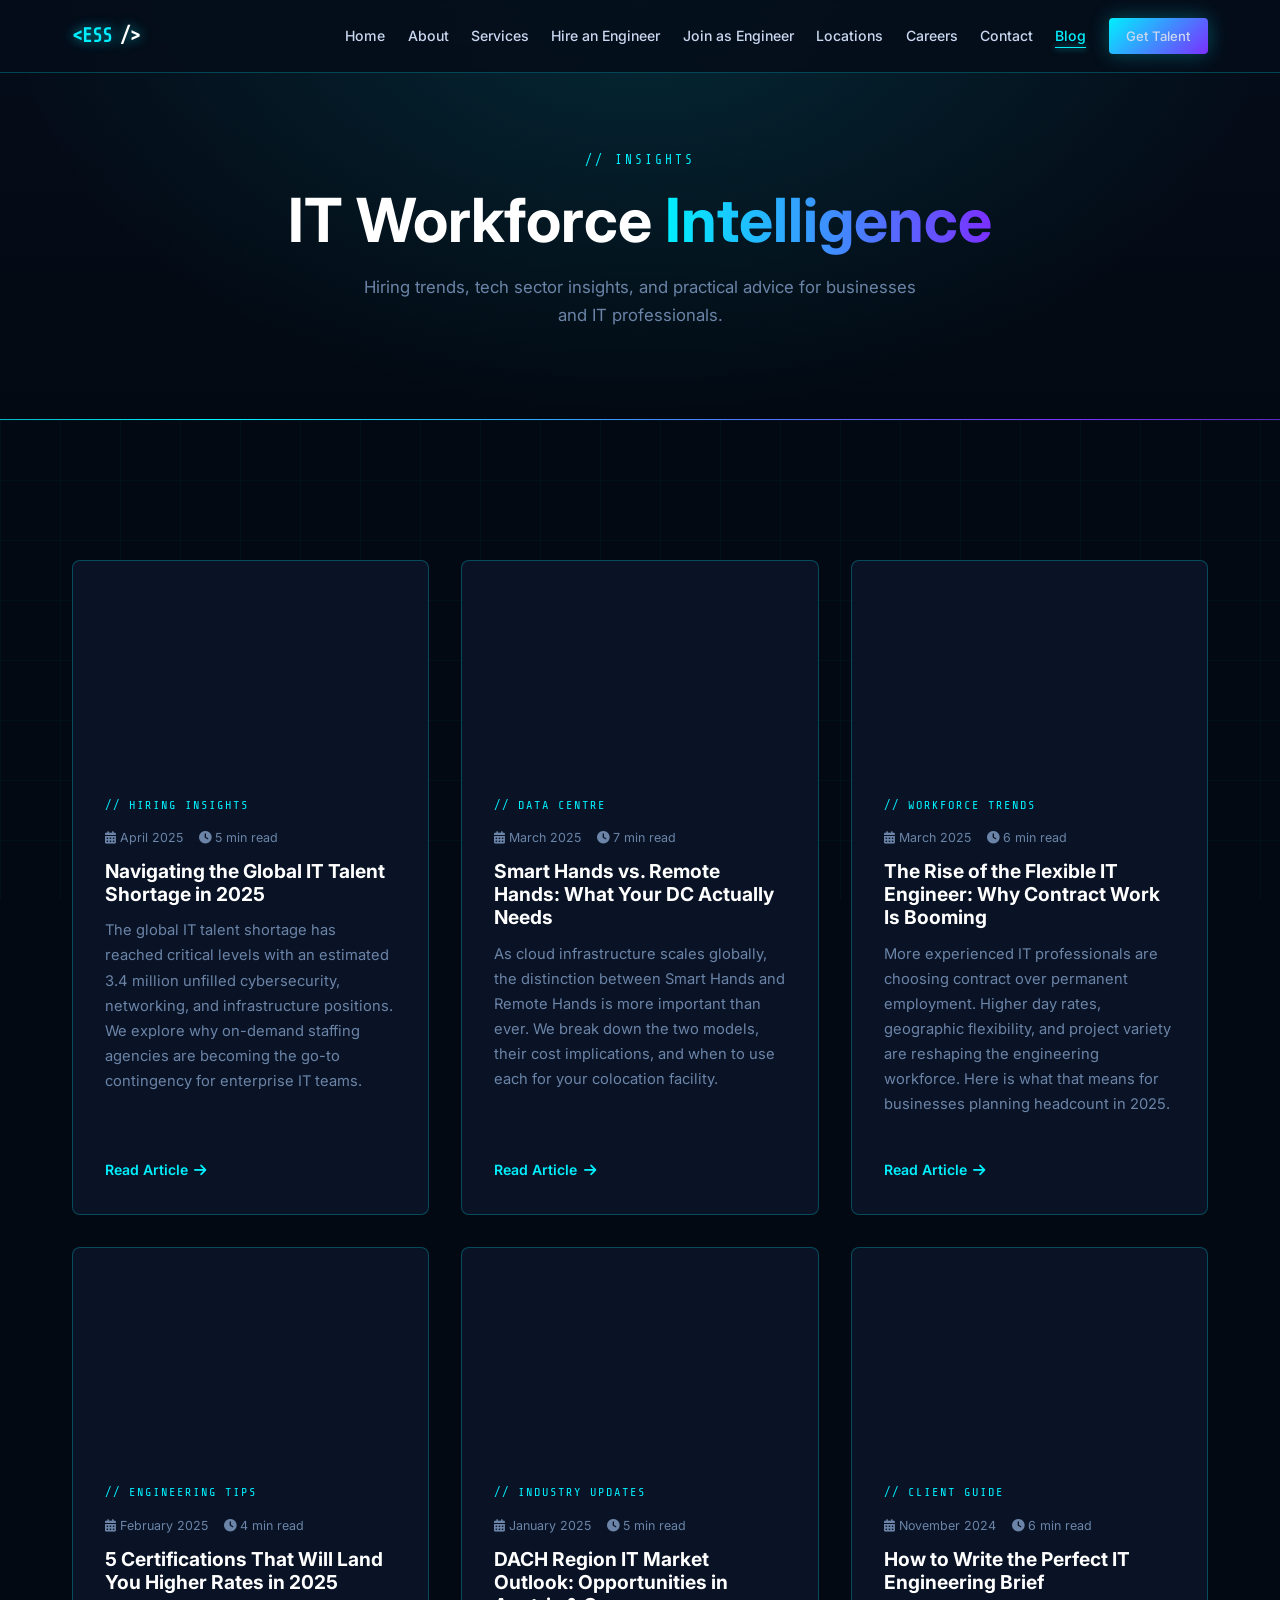
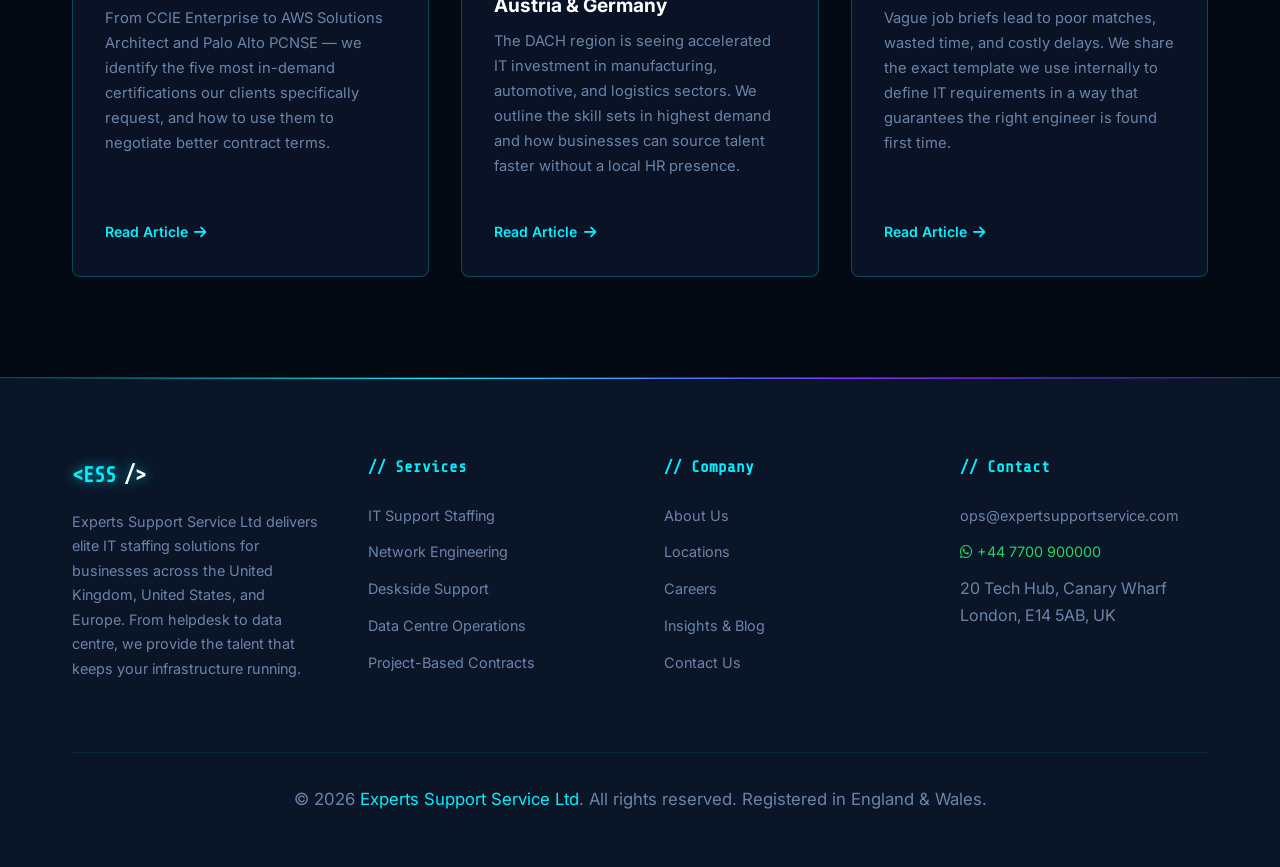
<file: blog.html>
<!DOCTYPE html>
<html lang="en">
<head>
  <meta charset="UTF-8">
  <meta name="viewport" content="width=device-width, initial-scale=1.0">
  <title>IT Staffing Insights | Experts Support Service Ltd Blog</title>
  <meta name="description" content="Insights on IT staffing, talent shortages, data centre trends, and workforce planning from Experts Support Service Ltd.">
  <link rel="stylesheet" href="https://cdnjs.cloudflare.com/ajax/libs/font-awesome/6.4.0/css/all.min.css">
  <link rel="stylesheet" href="css/styles.css">
  <style>
    .blog-grid { display:grid; grid-template-columns:repeat(auto-fit,minmax(320px,1fr)); gap:2rem; margin-top:2.5rem; }
    .blog-card { background:var(--card-bg); border:1px solid var(--border-glow); border-radius:8px; overflow:hidden; transition:var(--transition); display:flex; flex-direction:column; }
    .blog-card:hover { transform:translateY(-6px); border-color:rgba(0,240,255,0.5); box-shadow:0 15px 40px rgba(0,240,255,0.08); }
    .blog-img { height:210px; background-size:cover; background-position:center; }
    .blog-content { padding:1.5rem 2rem 2rem; flex:1; display:flex; flex-direction:column; }
    .blog-category { font-family:var(--font-mono); font-size:0.75rem; color:var(--accent); letter-spacing:2px; text-transform:uppercase; margin-bottom:0.75rem; }
    .blog-content h3 { font-size:1.2rem; margin-bottom:0.75rem; }
    .blog-content p { flex:1; font-size:0.92rem; }
    .read-more { margin-top:1.2rem; color:var(--accent); font-weight:600; font-size:0.88rem; display:inline-flex; align-items:center; gap:0.4rem; transition:var(--transition); }
    .read-more:hover { color:var(--white); gap:0.8rem; }
    .blog-meta-info { display:flex; gap:1rem; color:var(--text-muted); font-size:0.78rem; margin-bottom:0.75rem; flex-wrap:wrap; }
  </style>
</head>
<body>
  <div id="header-placeholder"></div>

  <section class="page-hero">
    <div class="container fade-in">
      <span class="section-tag">// Insights</span>
      <h1>IT Workforce <span class="gradient-text">Intelligence</span></h1>
      <p style="max-width:560px;margin:1rem auto 0;">Hiring trends, tech sector insights, and practical advice for businesses and IT professionals.</p>
    </div>
  </section>

  <section class="section">
    <div class="container">
      <div class="blog-grid fade-in">
        <article class="blog-card">
          <div class="blog-img" style="background-image:url('https://images.unsplash.com/photo-1573164713988-8665fc963095?auto=format&fit=crop&w=800&q=80')"></div>
          <div class="blog-content">
            <div class="blog-category">// Hiring Insights</div>
            <div class="blog-meta-info"><span><i class="fas fa-calendar-alt"></i> April 2025</span><span><i class="fas fa-clock"></i> 5 min read</span></div>
            <h3>Navigating the Global IT Talent Shortage in 2025</h3>
            <p>The global IT talent shortage has reached critical levels with an estimated 3.4 million unfilled cybersecurity, networking, and infrastructure positions. We explore why on-demand staffing agencies are becoming the go-to contingency for enterprise IT teams.</p>
            <a href="#" class="read-more">Read Article <i class="fas fa-arrow-right"></i></a>
          </div>
        </article>

        <article class="blog-card">
          <div class="blog-img" style="background-image:url('https://images.unsplash.com/photo-1550751827-4bd374c3f58b?auto=format&fit=crop&w=800&q=80')"></div>
          <div class="blog-content">
            <div class="blog-category">// Data Centre</div>
            <div class="blog-meta-info"><span><i class="fas fa-calendar-alt"></i> March 2025</span><span><i class="fas fa-clock"></i> 7 min read</span></div>
            <h3>Smart Hands vs. Remote Hands: What Your DC Actually Needs</h3>
            <p>As cloud infrastructure scales globally, the distinction between Smart Hands and Remote Hands is more important than ever. We break down the two models, their cost implications, and when to use each for your colocation facility.</p>
            <a href="#" class="read-more">Read Article <i class="fas fa-arrow-right"></i></a>
          </div>
        </article>

        <article class="blog-card">
          <div class="blog-img" style="background-image:url('https://images.unsplash.com/photo-1522071820081-009f0129c71c?auto=format&fit=crop&w=800&q=80')"></div>
          <div class="blog-content">
            <div class="blog-category">// Workforce Trends</div>
            <div class="blog-meta-info"><span><i class="fas fa-calendar-alt"></i> March 2025</span><span><i class="fas fa-clock"></i> 6 min read</span></div>
            <h3>The Rise of the Flexible IT Engineer: Why Contract Work Is Booming</h3>
            <p>More experienced IT professionals are choosing contract over permanent employment. Higher day rates, geographic flexibility, and project variety are reshaping the engineering workforce. Here is what that means for businesses planning headcount in 2025.</p>
            <a href="#" class="read-more">Read Article <i class="fas fa-arrow-right"></i></a>
          </div>
        </article>

        <article class="blog-card">
          <div class="blog-img" style="background-image:url('https://images.unsplash.com/photo-1451187580459-43490279c0fa?auto=format&fit=crop&w=800&q=80')"></div>
          <div class="blog-content">
            <div class="blog-category">// Engineering Tips</div>
            <div class="blog-meta-info"><span><i class="fas fa-calendar-alt"></i> February 2025</span><span><i class="fas fa-clock"></i> 4 min read</span></div>
            <h3>5 Certifications That Will Land You Higher Rates in 2025</h3>
            <p>From CCIE Enterprise to AWS Solutions Architect and Palo Alto PCNSE — we identify the five most in-demand certifications our clients specifically request, and how to use them to negotiate better contract terms.</p>
            <a href="#" class="read-more">Read Article <i class="fas fa-arrow-right"></i></a>
          </div>
        </article>

        <article class="blog-card">
          <div class="blog-img" style="background-image:url('https://images.unsplash.com/photo-1504384308090-c894fdcc538d?auto=format&fit=crop&w=800&q=80')"></div>
          <div class="blog-content">
            <div class="blog-category">// Industry Updates</div>
            <div class="blog-meta-info"><span><i class="fas fa-calendar-alt"></i> January 2025</span><span><i class="fas fa-clock"></i> 5 min read</span></div>
            <h3>DACH Region IT Market Outlook: Opportunities in Austria & Germany</h3>
            <p>The DACH region is seeing accelerated IT investment in manufacturing, automotive, and logistics sectors. We outline the skill sets in highest demand and how businesses can source talent faster without a local HR presence.</p>
            <a href="#" class="read-more">Read Article <i class="fas fa-arrow-right"></i></a>
          </div>
        </article>

        <article class="blog-card">
          <div class="blog-img" style="background-image:url('https://images.unsplash.com/photo-1518770660439-4636190af475?auto=format&fit=crop&w=800&q=80')"></div>
          <div class="blog-content">
            <div class="blog-category">// Client Guide</div>
            <div class="blog-meta-info"><span><i class="fas fa-calendar-alt"></i> November 2024</span><span><i class="fas fa-clock"></i> 6 min read</span></div>
            <h3>How to Write the Perfect IT Engineering Brief</h3>
            <p>Vague job briefs lead to poor matches, wasted time, and costly delays. We share the exact template we use internally to define IT requirements in a way that guarantees the right engineer is found first time.</p>
            <a href="#" class="read-more">Read Article <i class="fas fa-arrow-right"></i></a>
          </div>
        </article>
      </div>
    </div>
  </section>

  <div id="footer-placeholder"></div>
  <script src="js/components.js"></script>
  <script src="js/main.js"></script>
</body>
</html>
</file>
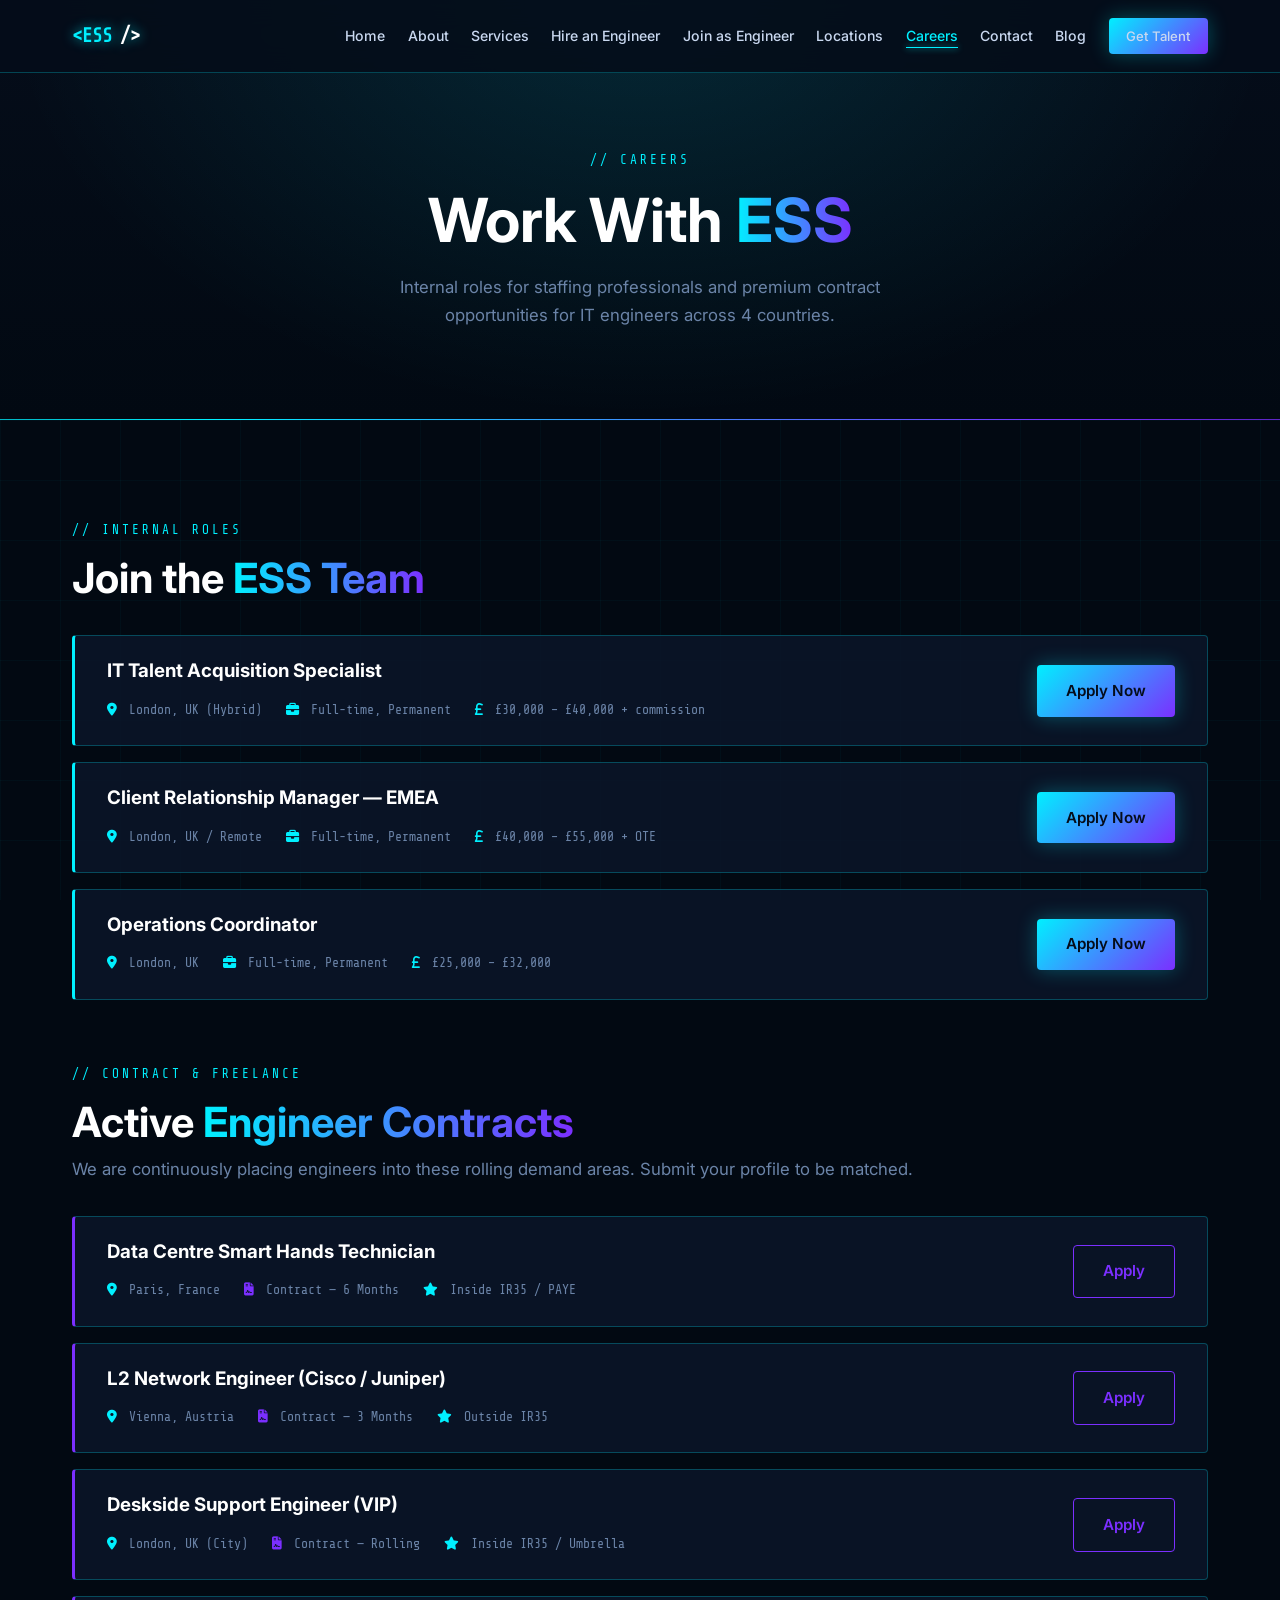
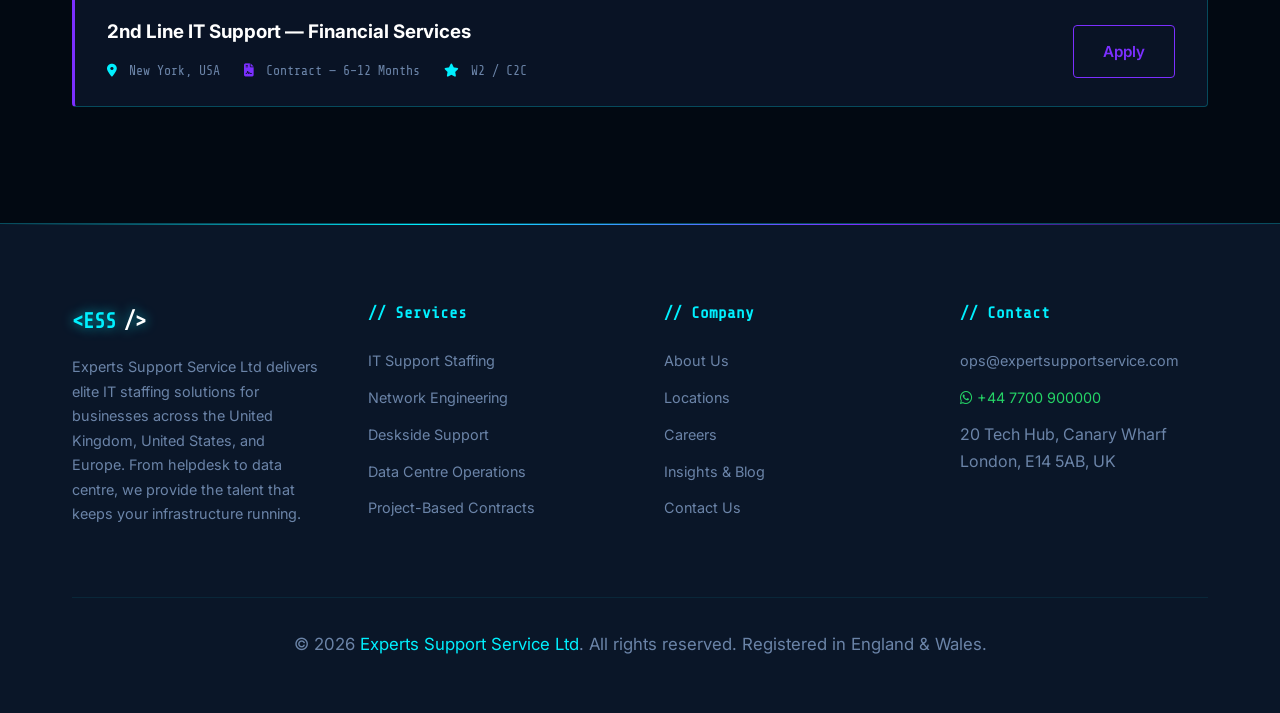
<file: careers.html>
<!DOCTYPE html>
<html lang="en">
<head>
  <meta charset="UTF-8">
  <meta name="viewport" content="width=device-width, initial-scale=1.0">
  <title>Careers | Experts Support Service Ltd</title>
  <meta name="description" content="Careers at Experts Support Service Ltd. Explore internal roles and IT contract opportunities across the UK, USA, and Europe.">
  <link rel="stylesheet" href="https://cdnjs.cloudflare.com/ajax/libs/font-awesome/6.4.0/css/all.min.css">
  <link rel="stylesheet" href="css/styles.css">
  <style>
    .job-card {
      background:var(--card-bg); border:1px solid var(--border-glow); border-left:3px solid var(--accent);
      padding:1.5rem 2rem; border-radius:4px; display:flex; justify-content:space-between; align-items:center;
      transition:var(--transition); margin-bottom:1rem;
    }
    .job-card:hover { border-color:rgba(0,240,255,0.5); transform:translateX(6px); box-shadow:0 4px 20px rgba(0,240,255,0.08); }
    .job-card.contract { border-left-color:var(--accent2); }
    .job-meta { display:flex; gap:1.5rem; margin-top:0.4rem; flex-wrap:wrap; }
    .job-meta span { font-size:0.82rem; color:var(--text-muted); font-family:var(--font-mono); }
    .job-meta span i { color:var(--accent); margin-right:5px; }
    .job-meta span.contract-tag i { color:var(--accent2); }
    @media(max-width:768px){ .job-card { flex-direction:column; align-items:flex-start; gap:1.2rem; } }
  </style>
</head>
<body>
  <div id="header-placeholder"></div>

  <section class="page-hero">
    <div class="container fade-in">
      <span class="section-tag">// Careers</span>
      <h1>Work With <span class="gradient-text">ESS</span></h1>
      <p style="max-width:560px;margin:1rem auto 0;">Internal roles for staffing professionals and premium contract opportunities for IT engineers across 4 countries.</p>
    </div>
  </section>

  <section class="section">
    <div class="container">
      <span class="section-tag fade-in">// Internal Roles</span>
      <h2 class="fade-in" style="margin-bottom:2rem;">Join the <span class="gradient-text">ESS Team</span></h2>

      <div class="fade-in">
        <div class="job-card">
          <div>
            <h3>IT Talent Acquisition Specialist</h3>
            <div class="job-meta">
              <span><i class="fas fa-map-marker-alt"></i> London, UK (Hybrid)</span>
              <span><i class="fas fa-briefcase"></i> Full-time, Permanent</span>
              <span><i class="fas fa-gbp"></i> £30,000 – £40,000 + commission</span>
            </div>
          </div>
          <a href="contact.html" class="btn btn-primary" style="white-space:nowrap; flex-shrink:0;">Apply Now</a>
        </div>

        <div class="job-card">
          <div>
            <h3>Client Relationship Manager — EMEA</h3>
            <div class="job-meta">
              <span><i class="fas fa-map-marker-alt"></i> London, UK / Remote</span>
              <span><i class="fas fa-briefcase"></i> Full-time, Permanent</span>
              <span><i class="fas fa-gbp"></i> £40,000 – £55,000 + OTE</span>
            </div>
          </div>
          <a href="contact.html" class="btn btn-primary" style="white-space:nowrap; flex-shrink:0;">Apply Now</a>
        </div>

        <div class="job-card">
          <div>
            <h3>Operations Coordinator</h3>
            <div class="job-meta">
              <span><i class="fas fa-map-marker-alt"></i> London, UK</span>
              <span><i class="fas fa-briefcase"></i> Full-time, Permanent</span>
              <span><i class="fas fa-gbp"></i> £25,000 – £32,000</span>
            </div>
          </div>
          <a href="contact.html" class="btn btn-primary" style="white-space:nowrap; flex-shrink:0;">Apply Now</a>
        </div>
      </div>

      <span class="section-tag fade-in" style="margin-top:4rem; display:block;">// Contract & Freelance</span>
      <h2 class="fade-in" style="margin-bottom:0.5rem;">Active <span class="gradient-text">Engineer Contracts</span></h2>
      <p class="fade-in" style="margin-bottom:2rem;">We are continuously placing engineers into these rolling demand areas. Submit your profile to be matched.</p>

      <div class="fade-in">
        <div class="job-card contract">
          <div>
            <h3>Data Centre Smart Hands Technician</h3>
            <div class="job-meta">
              <span><i class="fas fa-map-marker-alt"></i> Paris, France</span>
              <span class="contract-tag"><i class="fas fa-file-contract"></i> Contract — 6 Months</span>
              <span><i class="fas fa-star"></i> Inside IR35 / PAYE</span>
            </div>
          </div>
          <a href="join.html" class="btn btn-outline" style="border-color:var(--accent2);color:var(--accent2);white-space:nowrap;flex-shrink:0;">Apply</a>
        </div>

        <div class="job-card contract">
          <div>
            <h3>L2 Network Engineer (Cisco / Juniper)</h3>
            <div class="job-meta">
              <span><i class="fas fa-map-marker-alt"></i> Vienna, Austria</span>
              <span class="contract-tag"><i class="fas fa-file-contract"></i> Contract — 3 Months</span>
              <span><i class="fas fa-star"></i> Outside IR35</span>
            </div>
          </div>
          <a href="join.html" class="btn btn-outline" style="border-color:var(--accent2);color:var(--accent2);white-space:nowrap;flex-shrink:0;">Apply</a>
        </div>

        <div class="job-card contract">
          <div>
            <h3>Deskside Support Engineer (VIP)</h3>
            <div class="job-meta">
              <span><i class="fas fa-map-marker-alt"></i> London, UK (City)</span>
              <span class="contract-tag"><i class="fas fa-file-contract"></i> Contract — Rolling</span>
              <span><i class="fas fa-star"></i> Inside IR35 / Umbrella</span>
            </div>
          </div>
          <a href="join.html" class="btn btn-outline" style="border-color:var(--accent2);color:var(--accent2);white-space:nowrap;flex-shrink:0;">Apply</a>
        </div>

        <div class="job-card contract">
          <div>
            <h3>2nd Line IT Support — Financial Services</h3>
            <div class="job-meta">
              <span><i class="fas fa-map-marker-alt"></i> New York, USA</span>
              <span class="contract-tag"><i class="fas fa-file-contract"></i> Contract — 6–12 Months</span>
              <span><i class="fas fa-star"></i> W2 / C2C</span>
            </div>
          </div>
          <a href="join.html" class="btn btn-outline" style="border-color:var(--accent2);color:var(--accent2);white-space:nowrap;flex-shrink:0;">Apply</a>
        </div>
      </div>
    </div>
  </section>

  <div id="footer-placeholder"></div>
  <script src="js/components.js"></script>
  <script src="js/main.js"></script>
</body>
</html>
</file>
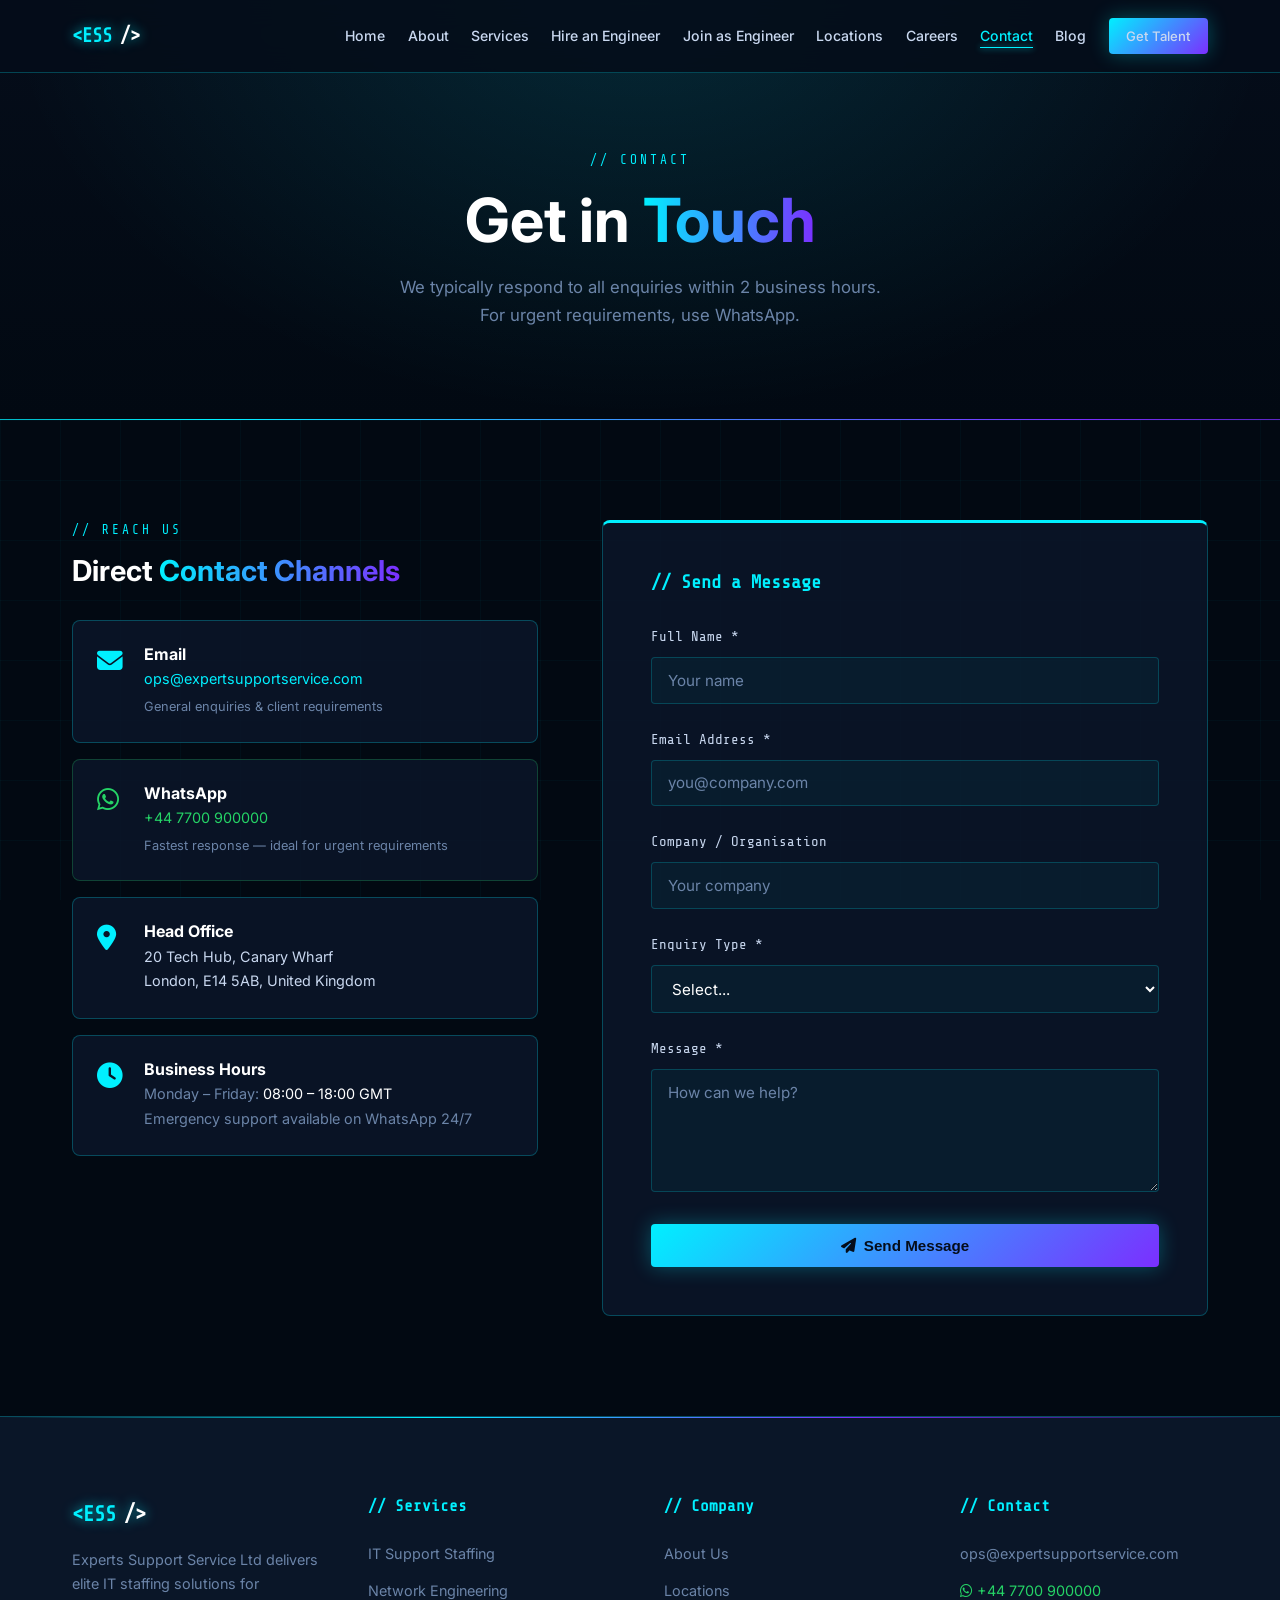
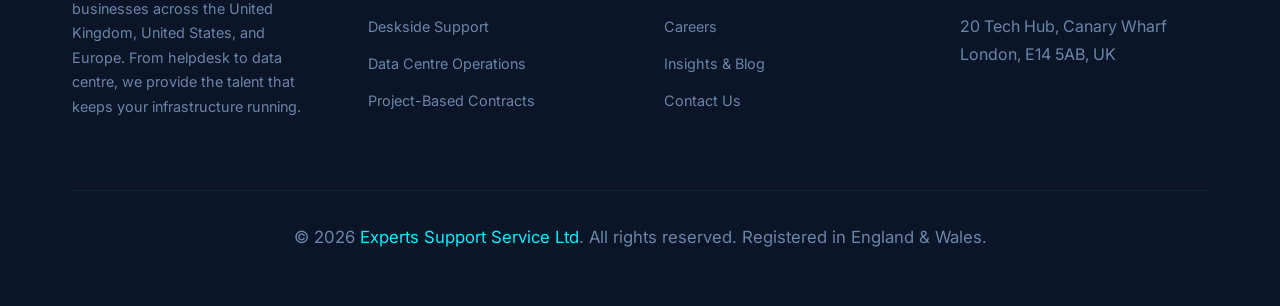
<file: contact.html>
<!DOCTYPE html>
<html lang="en">
<head>
  <meta charset="UTF-8">
  <meta name="viewport" content="width=device-width, initial-scale=1.0">
  <title>Contact Us | Experts Support Service Ltd</title>
  <meta name="description" content="Contact Experts Support Service Ltd for IT staffing enquiries across the UK, USA, and Europe. Reach us by email, WhatsApp, or our online form.">
  <link rel="stylesheet" href="https://cdnjs.cloudflare.com/ajax/libs/font-awesome/6.4.0/css/all.min.css">
  <link rel="stylesheet" href="css/styles.css">
  <style>
    .contact-grid { display:grid; grid-template-columns:1fr 1.3fr; gap:4rem; }
    .contact-info-card {
      display:flex; align-items:flex-start; gap:1.2rem; padding:1.5rem;
      background:var(--card-bg); border:1px solid var(--border-glow);
      border-radius:8px; margin-bottom:1rem; text-decoration:none; transition:var(--transition);
    }
    .contact-info-card:hover { border-color:rgba(0,240,255,0.5); transform:translateX(5px); }
    .contact-info-card i { font-size:1.6rem; color:var(--accent); margin-top:3px; width:28px; flex-shrink:0; }
    .contact-info-card h4 { color:var(--white); margin-bottom:0.2rem; font-size:1rem; }
    .contact-form-box { background:var(--card-bg); padding:3rem; border-radius:8px; border:1px solid var(--border-glow); border-top:3px solid var(--accent); }
    @media(max-width:900px){ .contact-grid { grid-template-columns:1fr; } }
  </style>
</head>
<body>
  <div id="header-placeholder"></div>

  <section class="page-hero">
    <div class="container fade-in">
      <span class="section-tag">// Contact</span>
      <h1>Get in <span class="gradient-text">Touch</span></h1>
      <p style="max-width:500px;margin:1rem auto 0;">We typically respond to all enquiries within 2 business hours. For urgent requirements, use WhatsApp.</p>
    </div>
  </section>

  <section class="section">
    <div class="container fade-in">
      <div class="contact-grid">
        <div>
          <span class="section-tag">// Reach Us</span>
          <h2 style="font-size:1.8rem; margin-bottom:2rem;">Direct <span class="gradient-text">Contact Channels</span></h2>

          <a href="mailto:ops@expertsupportservice.com" class="contact-info-card" style="color:inherit;">
            <i class="fas fa-envelope"></i>
            <div>
              <h4>Email</h4>
              <p style="margin:0; color:var(--accent); font-size:0.9rem;">ops@expertsupportservice.com</p>
              <p style="margin:0; font-size:0.8rem; margin-top:0.25rem;">General enquiries & client requirements</p>
            </div>
          </a>

          <a href="https://wa.me/447700900000" target="_blank" class="contact-info-card" style="color:inherit; border-color:rgba(37,211,102,0.25);">
            <i class="fab fa-whatsapp" style="color:var(--whatsapp);"></i>
            <div>
              <h4>WhatsApp</h4>
              <p style="margin:0; color:var(--whatsapp); font-size:0.9rem;">+44 7700 900000</p>
              <p style="margin:0; font-size:0.8rem; margin-top:0.25rem;">Fastest response — ideal for urgent requirements</p>
            </div>
          </a>

          <div class="contact-info-card" style="cursor:default;">
            <i class="fas fa-map-marker-alt"></i>
            <div>
              <h4>Head Office</h4>
              <p style="margin:0; color:var(--text-main); font-size:0.9rem;">20 Tech Hub, Canary Wharf<br>London, E14 5AB, United Kingdom</p>
            </div>
          </div>

          <div class="contact-info-card" style="cursor:default;">
            <i class="fas fa-clock"></i>
            <div>
              <h4>Business Hours</h4>
              <p style="margin:0; font-size:0.9rem;">Monday – Friday: <span style="color:var(--white)">08:00 – 18:00 GMT</span></p>
              <p style="margin:0; font-size:0.9rem;">Emergency support available on WhatsApp 24/7</p>
            </div>
          </div>
        </div>

        <div class="contact-form-box">
          <h3 style="color:var(--accent);font-family:var(--font-mono);margin-bottom:2rem;">// Send a Message</h3>
          <form onsubmit="event.preventDefault(); alert('Message sent! We will respond within 2 business hours.');">
            <div class="form-group"><label>Full Name *</label><input type="text" class="form-control" placeholder="Your name" required></div>
            <div class="form-group"><label>Email Address *</label><input type="email" class="form-control" placeholder="you@company.com" required></div>
            <div class="form-group"><label>Company / Organisation</label><input type="text" class="form-control" placeholder="Your company"></div>
            <div class="form-group">
              <label>Enquiry Type *</label>
              <select class="form-control" required>
                <option value="" disabled selected>Select...</option>
                <option>Hire an Engineer</option>
                <option>Join as Engineer</option>
                <option>Partnership / B2B</option>
                <option>General Enquiry</option>
              </select>
            </div>
            <div class="form-group"><label>Message *</label><textarea class="form-control" rows="5" placeholder="How can we help?" required></textarea></div>
            <button type="submit" class="btn btn-primary" style="width:100%; justify-content:center;"><i class="fas fa-paper-plane"></i> Send Message</button>
          </form>
        </div>
      </div>
    </div>
  </section>

  <div id="footer-placeholder"></div>
  <script src="js/components.js"></script>
  <script src="js/main.js"></script>
</body>
</html>
</file>
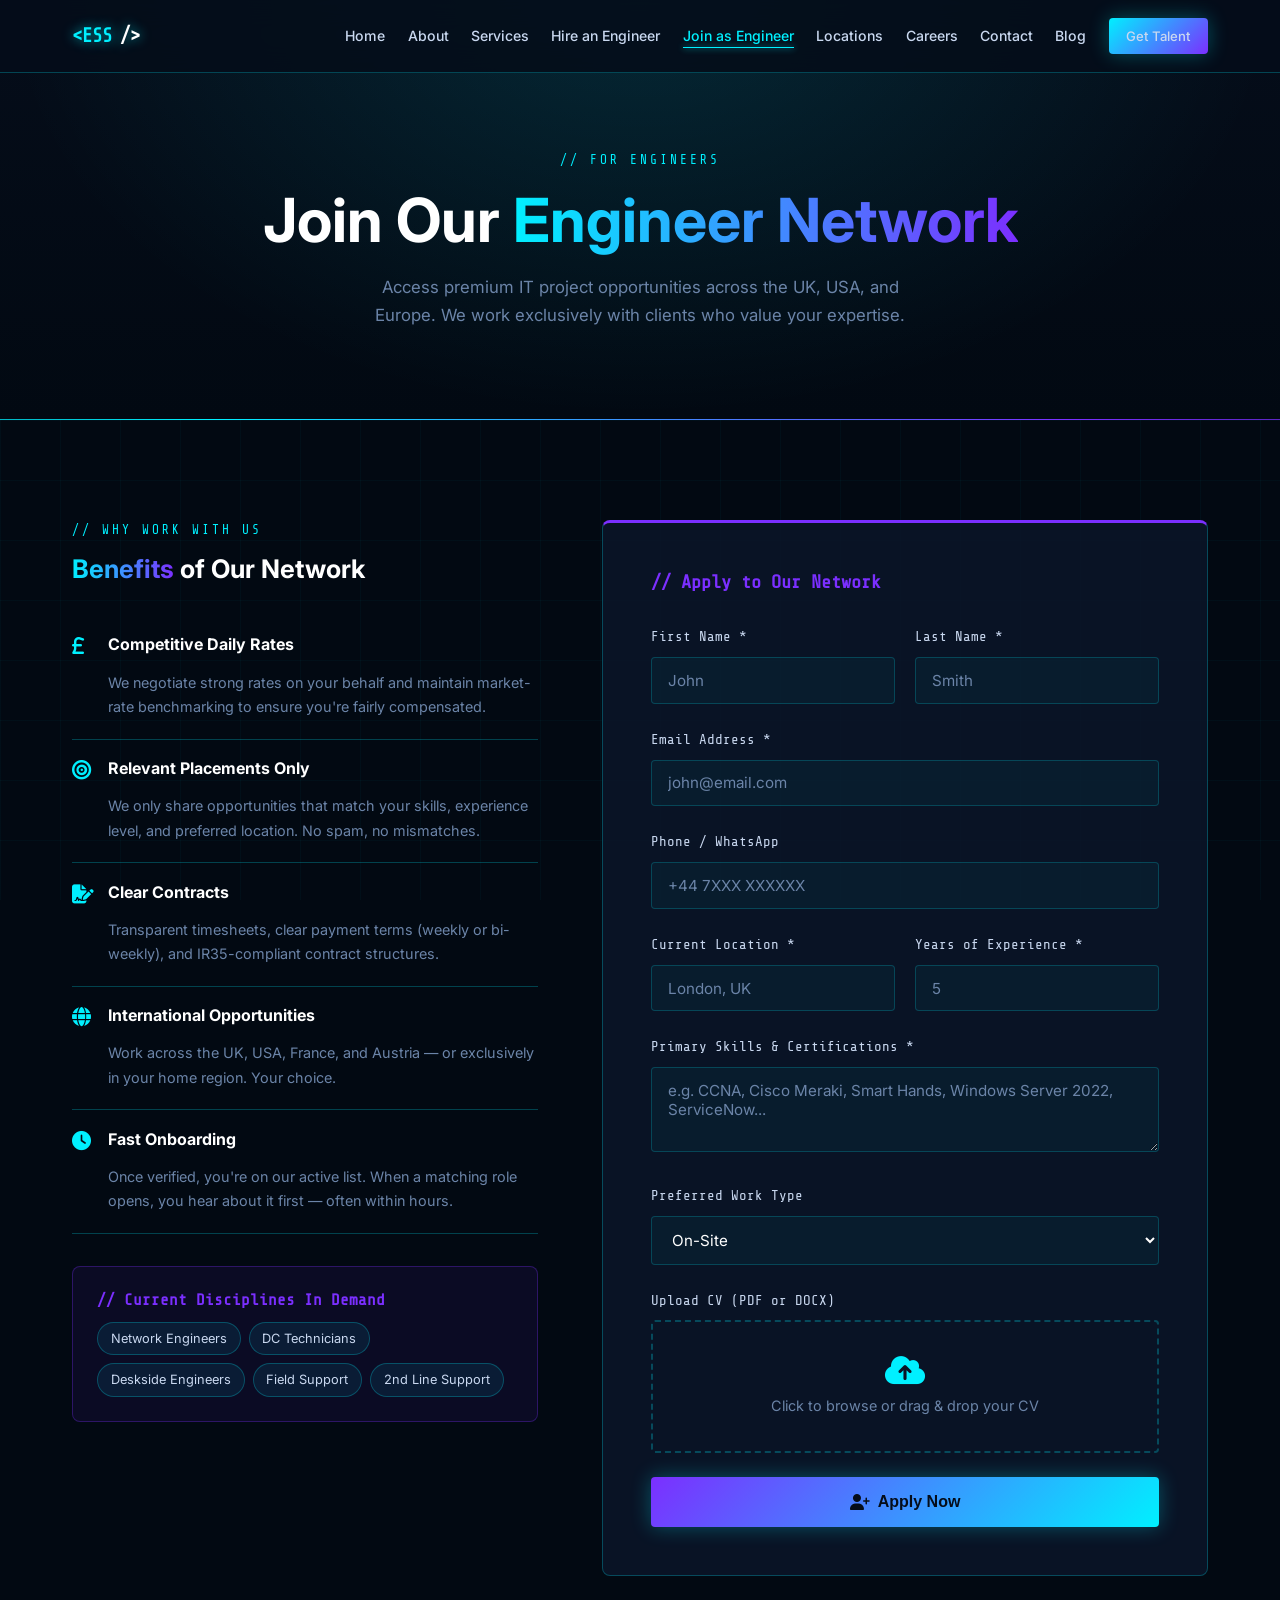
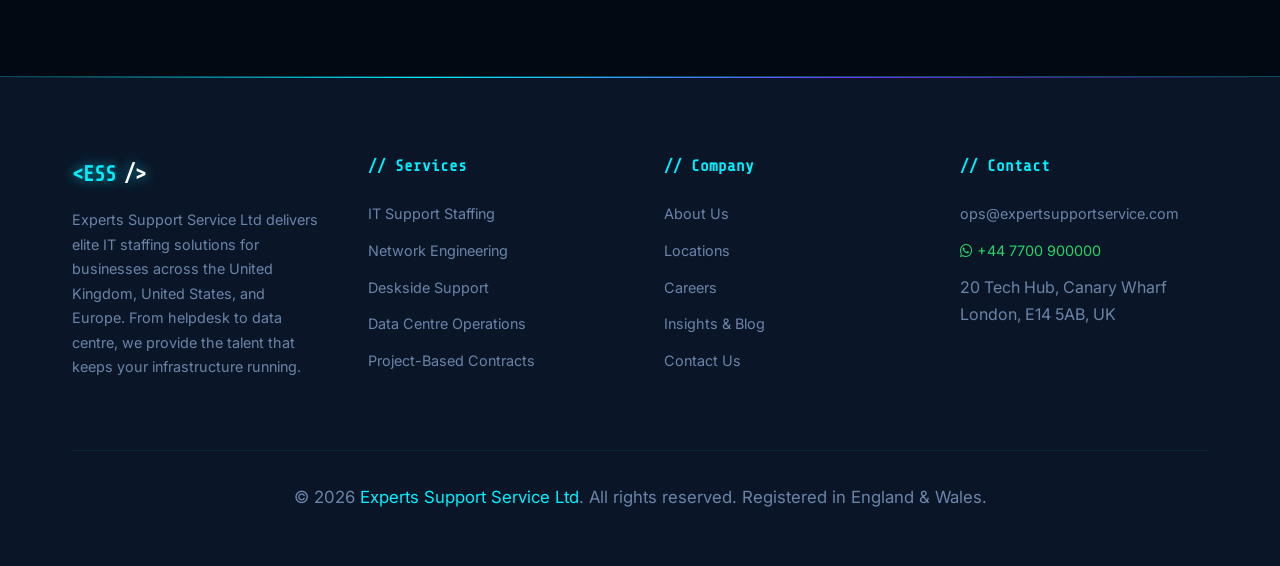
<file: join.html>
<!DOCTYPE html>
<html lang="en">
<head>
  <meta charset="UTF-8">
  <meta name="viewport" content="width=device-width, initial-scale=1.0">
  <title>Join as Engineer | Experts Support Service Ltd</title>
  <meta name="description" content="Join the Experts Support Service Ltd network. Gain access to premium IT contract and project opportunities across the UK, USA, and Europe.">
  <link rel="stylesheet" href="https://cdnjs.cloudflare.com/ajax/libs/font-awesome/6.4.0/css/all.min.css">
  <link rel="stylesheet" href="css/styles.css">
  <style>
    .join-layout { display:grid; grid-template-columns:1fr 1.3fr; gap:4rem; align-items:start; }
    .join-form-box { background:var(--card-bg); padding:3rem; border-radius:8px; border:1px solid var(--border-glow); border-top:3px solid var(--accent2); }
    .benefit-item { display:flex; align-items:flex-start; gap:1rem; padding:1.2rem 0; border-bottom:1px solid var(--border-glow); }
    .benefit-item:last-child { border-bottom:none; }
    .benefit-icon { color:var(--accent); font-size:1.2rem; margin-top:2px; width:20px; flex-shrink:0; }
    .file-upload-area { padding:2rem; border:2px dashed rgba(0,240,255,0.25); text-align:center; border-radius:4px; cursor:pointer; transition:var(--transition); }
    .file-upload-area:hover { border-color:var(--accent); background:rgba(0,240,255,0.04); }
    .grid-2 { display:grid; grid-template-columns:1fr 1fr; gap:1.2rem; }
    @media(max-width:900px){ .join-layout { grid-template-columns:1fr; } .grid-2 { grid-template-columns:1fr; } }
  </style>
</head>
<body>
  <div id="header-placeholder"></div>

  <section class="page-hero">
    <div class="container fade-in">
      <span class="section-tag">// For Engineers</span>
      <h1>Join Our <span class="gradient-text">Engineer Network</span></h1>
      <p style="max-width:570px;margin:1rem auto 0;">Access premium IT project opportunities across the UK, USA, and Europe. We work exclusively with clients who value your expertise.</p>
    </div>
  </section>

  <section class="section">
    <div class="container">
      <div class="join-layout fade-in">
        <!-- Benefits -->
        <div>
          <span class="section-tag">// Why Work With Us</span>
          <h2 style="font-size:1.6rem; margin-bottom:2rem;"><span class="gradient-text">Benefits</span> of Our Network</h2>
          <div class="benefit-item">
            <i class="fas fa-pound-sign benefit-icon"></i>
            <div><h4>Competitive Daily Rates</h4><p style="font-size:0.9rem;margin:0;">We negotiate strong rates on your behalf and maintain market-rate benchmarking to ensure you're fairly compensated.</p></div>
          </div>
          <div class="benefit-item">
            <i class="fas fa-bullseye benefit-icon"></i>
            <div><h4>Relevant Placements Only</h4><p style="font-size:0.9rem;margin:0;">We only share opportunities that match your skills, experience level, and preferred location. No spam, no mismatches.</p></div>
          </div>
          <div class="benefit-item">
            <i class="fas fa-file-signature benefit-icon"></i>
            <div><h4>Clear Contracts</h4><p style="font-size:0.9rem;margin:0;">Transparent timesheets, clear payment terms (weekly or bi-weekly), and IR35-compliant contract structures.</p></div>
          </div>
          <div class="benefit-item">
            <i class="fas fa-globe benefit-icon"></i>
            <div><h4>International Opportunities</h4><p style="font-size:0.9rem;margin:0;">Work across the UK, USA, France, and Austria — or exclusively in your home region. Your choice.</p></div>
          </div>
          <div class="benefit-item">
            <i class="fas fa-clock benefit-icon"></i>
            <div><h4>Fast Onboarding</h4><p style="font-size:0.9rem;margin:0;">Once verified, you're on our active list. When a matching role opens, you hear about it first — often within hours.</p></div>
          </div>
          <div style="margin-top:2rem; padding:1.5rem; background:rgba(123,47,255,0.08); border:1px solid rgba(123,47,255,0.3); border-radius:8px;">
            <h4 style="color:var(--accent2); font-family:var(--font-mono); margin-bottom:0.5rem;">// Current Disciplines In Demand</h4>
            <div style="display:flex; flex-wrap:wrap; gap:0.5rem; margin-top:0.75rem;">
              <span style="background:rgba(0,240,255,0.08);border:1px solid var(--border-glow);color:var(--text-main);padding:0.3rem 0.8rem;border-radius:50px;font-size:0.8rem;">Network Engineers</span>
              <span style="background:rgba(0,240,255,0.08);border:1px solid var(--border-glow);color:var(--text-main);padding:0.3rem 0.8rem;border-radius:50px;font-size:0.8rem;">DC Technicians</span>
              <span style="background:rgba(0,240,255,0.08);border:1px solid var(--border-glow);color:var(--text-main);padding:0.3rem 0.8rem;border-radius:50px;font-size:0.8rem;">Deskside Engineers</span>
              <span style="background:rgba(0,240,255,0.08);border:1px solid var(--border-glow);color:var(--text-main);padding:0.3rem 0.8rem;border-radius:50px;font-size:0.8rem;">Field Support</span>
              <span style="background:rgba(0,240,255,0.08);border:1px solid var(--border-glow);color:var(--text-main);padding:0.3rem 0.8rem;border-radius:50px;font-size:0.8rem;">2nd Line Support</span>
            </div>
          </div>
        </div>

        <!-- Form -->
        <div class="join-form-box">
          <h3 style="color:var(--accent2);font-family:var(--font-mono);margin-bottom:2rem;">// Apply to Our Network</h3>
          <form onsubmit="event.preventDefault(); alert('Application received! We will review your profile and be in touch within 2 working days.');" enctype="multipart/form-data">
            <div class="grid-2">
              <div class="form-group"><label>First Name *</label><input type="text" class="form-control" placeholder="John" required></div>
              <div class="form-group"><label>Last Name *</label><input type="text" class="form-control" placeholder="Smith" required></div>
            </div>
            <div class="form-group"><label>Email Address *</label><input type="email" class="form-control" placeholder="john@email.com" required></div>
            <div class="form-group"><label>Phone / WhatsApp</label><input type="tel" class="form-control" placeholder="+44 7XXX XXXXXX"></div>
            <div class="grid-2">
              <div class="form-group"><label>Current Location *</label><input type="text" class="form-control" placeholder="London, UK" required></div>
              <div class="form-group"><label>Years of Experience *</label><input type="number" min="0" class="form-control" placeholder="5" required></div>
            </div>
            <div class="form-group"><label>Primary Skills & Certifications *</label><textarea class="form-control" rows="3" placeholder="e.g. CCNA, Cisco Meraki, Smart Hands, Windows Server 2022, ServiceNow..." required></textarea></div>
            <div class="form-group">
              <label>Preferred Work Type</label>
              <select class="form-control">
                <option>On-Site</option>
                <option>Remote</option>
                <option>Either / Flexible</option>
              </select>
            </div>
            <div class="form-group">
              <label>Upload CV (PDF or DOCX)</label>
              <div class="file-upload-area" onclick="document.getElementById('cvFile').click()">
                <i class="fas fa-cloud-upload-alt" style="font-size:2rem;color:var(--accent);display:block;margin-bottom:0.5rem;"></i>
                <p id="cv-label" style="margin:0;font-size:0.9rem;">Click to browse or drag & drop your CV</p>
                <input type="file" id="cvFile" accept=".pdf,.doc,.docx" style="display:none;" onchange="document.getElementById('cv-label').innerText = this.files[0].name">
              </div>
            </div>
            <button type="submit" class="btn btn-primary" style="width:100%;justify-content:center;font-size:1rem;padding:1rem;background:linear-gradient(135deg,var(--accent2),var(--accent));"><i class="fas fa-user-plus"></i> Apply Now</button>
          </form>
        </div>
      </div>
    </div>
  </section>

  <div id="footer-placeholder"></div>
  <script src="js/components.js"></script>
  <script src="js/main.js"></script>
</body>
</html>
</file>
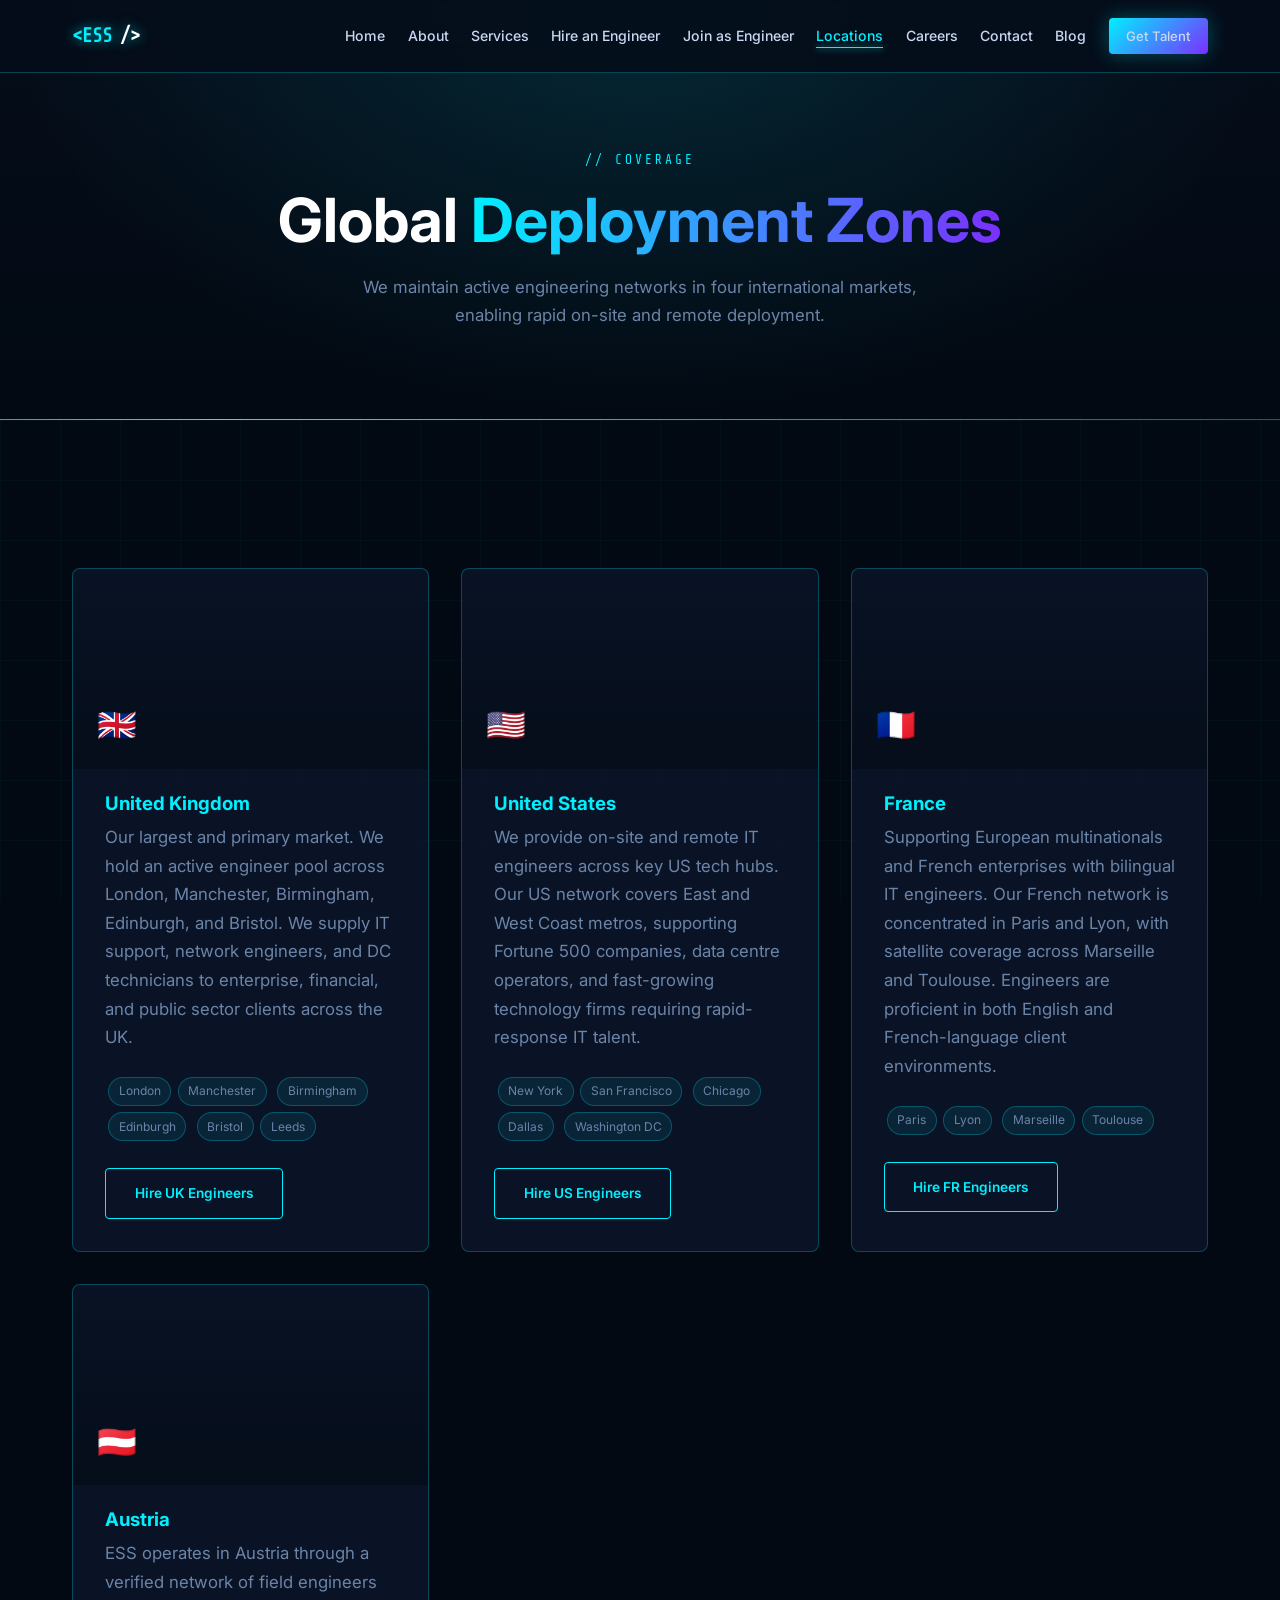
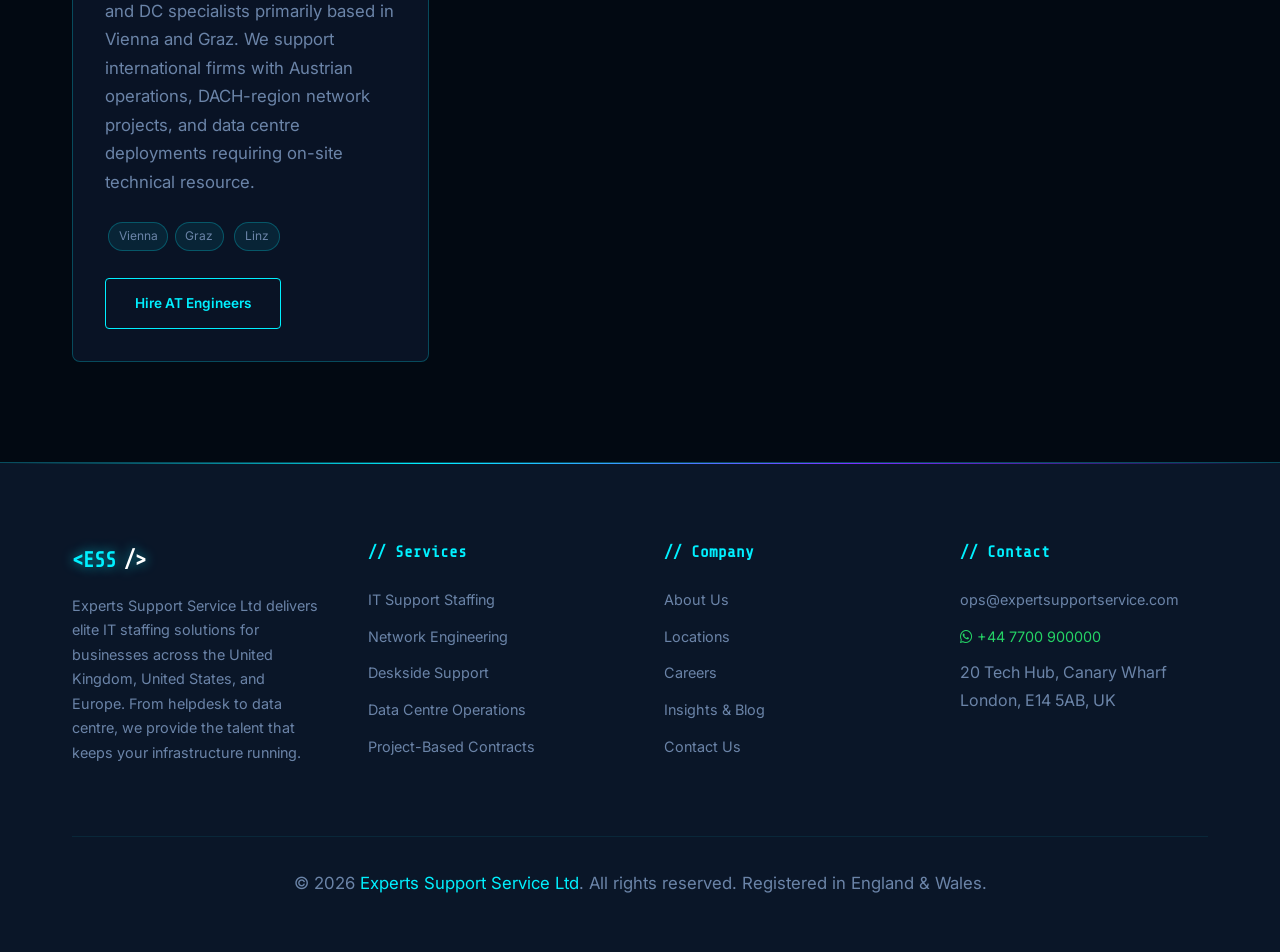
<file: locations.html>
<!DOCTYPE html>
<html lang="en">
<head>
  <meta charset="UTF-8">
  <meta name="viewport" content="width=device-width, initial-scale=1.0">
  <title>IT Engineer Locations | Experts Support Service Ltd</title>
  <meta name="description" content="Experts Support Service Ltd deploys IT engineers across the United Kingdom, United States, France, and Austria.">
  <link rel="stylesheet" href="https://cdnjs.cloudflare.com/ajax/libs/font-awesome/6.4.0/css/all.min.css">
  <link rel="stylesheet" href="css/styles.css">
  <style>
    .location-grid { display:grid; grid-template-columns:repeat(auto-fit,minmax(280px,1fr)); gap:2rem; margin-top:3rem; }
    .location-card { background:var(--card-bg); border:1px solid var(--border-glow); border-radius:8px; overflow:hidden; transition:var(--transition); }
    .location-card:hover { transform:translateY(-8px); border-color:rgba(0,240,255,0.5); box-shadow:0 15px 40px rgba(0,240,255,0.1); }
    .location-img { height:200px; background-size:cover; background-position:center; position:relative; }
    .location-img::after { content:''; position:absolute; inset:0; background:linear-gradient(0deg, rgba(5,13,26,0.95) 0%, rgba(5,13,26,0.1) 100%); }
    .location-flag { position:absolute; bottom:1rem; left:1.5rem; z-index:1; font-size:2rem; }
    .location-body { padding:1.5rem 2rem 2rem; }
    .location-body h3 { color:var(--accent); margin-bottom:0.5rem; }
    .location-tag { display:inline-block; background:rgba(0,240,255,0.08); color:var(--text-muted); border:1px solid var(--border-glow); padding:0.2rem 0.6rem; border-radius:50px; font-size:0.75rem; margin:0.2rem; }
  </style>
</head>
<body>
  <div id="header-placeholder"></div>

  <section class="page-hero">
    <div class="container fade-in">
      <span class="section-tag">// Coverage</span>
      <h1>Global <span class="gradient-text">Deployment Zones</span></h1>
      <p style="max-width:560px;margin:1rem auto 0;">We maintain active engineering networks in four international markets, enabling rapid on-site and remote deployment.</p>
    </div>
  </section>

  <section class="section">
    <div class="container">
      <div class="location-grid fade-in">
        <div class="location-card" id="uk">
          <div class="location-img" style="background-image:url('https://images.unsplash.com/photo-1513635269975-5969336cd100?auto=format&fit=crop&w=800&q=80');">
            <span class="location-flag">🇬🇧</span>
          </div>
          <div class="location-body">
            <h3>United Kingdom</h3>
            <p>Our largest and primary market. We hold an active engineer pool across London, Manchester, Birmingham, Edinburgh, and Bristol. We supply IT support, network engineers, and DC technicians to enterprise, financial, and public sector clients across the UK.</p>
            <div>
              <span class="location-tag">London</span><span class="location-tag">Manchester</span>
              <span class="location-tag">Birmingham</span><span class="location-tag">Edinburgh</span>
              <span class="location-tag">Bristol</span><span class="location-tag">Leeds</span>
            </div>
            <a href="hire.html" class="btn btn-outline" style="margin-top:1.5rem; font-size:0.85rem;">Hire UK Engineers</a>
          </div>
        </div>

        <div class="location-card" id="usa">
          <div class="location-img" style="background-image:url('https://images.unsplash.com/photo-1496442226666-8d4d0e62e6e9?auto=format&fit=crop&w=800&q=80');">
            <span class="location-flag">🇺🇸</span>
          </div>
          <div class="location-body">
            <h3>United States</h3>
            <p>We provide on-site and remote IT engineers across key US tech hubs. Our US network covers East and West Coast metros, supporting Fortune 500 companies, data centre operators, and fast-growing technology firms requiring rapid-response IT talent.</p>
            <div>
              <span class="location-tag">New York</span><span class="location-tag">San Francisco</span>
              <span class="location-tag">Chicago</span><span class="location-tag">Dallas</span>
              <span class="location-tag">Washington DC</span>
            </div>
            <a href="hire.html" class="btn btn-outline" style="margin-top:1.5rem; font-size:0.85rem;">Hire US Engineers</a>
          </div>
        </div>

        <div class="location-card" id="france">
          <div class="location-img" style="background-image:url('https://images.unsplash.com/photo-1502602898657-3e91760cbb34?auto=format&fit=crop&w=800&q=80');">
            <span class="location-flag">🇫🇷</span>
          </div>
          <div class="location-body">
            <h3>France</h3>
            <p>Supporting European multinationals and French enterprises with bilingual IT engineers. Our French network is concentrated in Paris and Lyon, with satellite coverage across Marseille and Toulouse. Engineers are proficient in both English and French-language client environments.</p>
            <div>
              <span class="location-tag">Paris</span><span class="location-tag">Lyon</span>
              <span class="location-tag">Marseille</span><span class="location-tag">Toulouse</span>
            </div>
            <a href="hire.html" class="btn btn-outline" style="margin-top:1.5rem; font-size:0.85rem;">Hire FR Engineers</a>
          </div>
        </div>

        <div class="location-card" id="austria">
          <div class="location-img" style="background-image:url('https://images.unsplash.com/photo-1516550893923-42d28e5677af?auto=format&fit=crop&w=800&q=80');">
            <span class="location-flag">🇦🇹</span>
          </div>
          <div class="location-body">
            <h3>Austria</h3>
            <p>ESS operates in Austria through a verified network of field engineers and DC specialists primarily based in Vienna and Graz. We support international firms with Austrian operations, DACH-region network projects, and data centre deployments requiring on-site technical resource.</p>
            <div>
              <span class="location-tag">Vienna</span><span class="location-tag">Graz</span>
              <span class="location-tag">Linz</span>
            </div>
            <a href="hire.html" class="btn btn-outline" style="margin-top:1.5rem; font-size:0.85rem;">Hire AT Engineers</a>
          </div>
        </div>
      </div>
    </div>
  </section>

  <div id="footer-placeholder"></div>
  <script src="js/components.js"></script>
  <script src="js/main.js"></script>
</body>
</html>
</file>
<file: css/styles.css>
@import url('https://fonts.googleapis.com/css2?family=Inter:wght@300;400;500;600;700;800&family=Share+Tech+Mono&display=swap');

:root {
  --primary:       #050d1a;
  --primary-light: #0a1628;
  --secondary:     #0d2137;
  --accent:        #00f0ff;
  --accent2:       #7b2fff;
  --accent-hover:  #00c8d8;
  --green:         #00ff88;
  --text-main:     #c9d8f0;
  --text-muted:    #6b84a8;
  --white:         #ffffff;
  --bg:            #020912;
  --whatsapp:      #25D366;
  --danger:        #ff3c6e;
  --transition:    all 0.35s cubic-bezier(0.645, 0.045, 0.355, 1);
  --glass:         rgba(5, 13, 26, 0.88);
  --border-glow:   rgba(0, 240, 255, 0.25);
  --card-bg:       rgba(10, 22, 40, 0.9);
  --font-mono:     'Share Tech Mono', monospace;
}

*, *::before, *::after { margin: 0; padding: 0; box-sizing: border-box; }
html { scroll-behavior: smooth; }

body {
  font-family: 'Inter', sans-serif;
  background-color: var(--bg);
  color: var(--text-main);
  line-height: 1.7;
  overflow-x: hidden;
}

/* Cyber grid background */
body::before {
  content: '';
  position: fixed;
  inset: 0;
  background-image:
    linear-gradient(rgba(0,240,255,0.03) 1px, transparent 1px),
    linear-gradient(90deg, rgba(0,240,255,0.03) 1px, transparent 1px);
  background-size: 60px 60px;
  z-index: 0;
  pointer-events: none;
}

/* ===================== Typography ===================== */
h1, h2, h3, h4, h5, h6 { color: var(--white); font-weight: 700; margin-bottom: 1rem; line-height: 1.2; }
h1 { font-size: clamp(2.2rem, 6vw, 3.8rem); }
h2 { font-size: clamp(1.8rem, 4vw, 2.6rem); }
p  { color: var(--text-muted); margin-bottom: 1.4rem; font-size: 1.05rem; }
a  { color: var(--accent); text-decoration: none; transition: var(--transition); }
a:hover { color: var(--white); }

.section-tag {
  font-family: var(--font-mono);
  font-size: 0.8rem;
  color: var(--accent);
  letter-spacing: 3px;
  text-transform: uppercase;
  margin-bottom: 0.75rem;
  display: block;
}

.gradient-text {
  background: linear-gradient(90deg, var(--accent), var(--accent2));
  -webkit-background-clip: text;
  -webkit-text-fill-color: transparent;
  background-clip: text;
}

/* ===================== Layout ===================== */
.container { max-width: 1200px; margin: 0 auto; padding: 0 2rem; position: relative; z-index: 1; }
.section    { padding: 100px 0; }

/* ===================== Buttons ===================== */
.btn {
  display: inline-flex; align-items: center; gap: 0.5rem;
  padding: 0.8rem 1.8rem; border-radius: 4px; font-weight: 600;
  text-align: center; cursor: pointer; transition: var(--transition);
  font-size: 0.95rem; border: 1px solid transparent; position: relative; overflow: hidden;
}
.btn::before {
  content: ''; position: absolute; top: 50%; left: 50%;
  width: 0; height: 0; background: rgba(255,255,255,0.08);
  border-radius: 50%; transform: translate(-50%,-50%);
  transition: width 0.5s, height 0.5s;
}
.btn:hover::before { width: 300px; height: 300px; }

.btn-primary {
  background: linear-gradient(135deg, var(--accent), var(--accent2));
  color: var(--primary); border: none; box-shadow: 0 0 20px rgba(0,240,255,0.3);
}
.btn-primary:hover { box-shadow: 0 0 35px rgba(0,240,255,0.55); color: var(--primary); transform: translateY(-2px); }

.btn-outline {
  background: transparent; color: var(--accent); border-color: var(--accent);
  box-shadow: inset 0 0 0 0 var(--accent);
}
.btn-outline:hover { background: rgba(0,240,255,0.08); box-shadow: 0 0 20px rgba(0,240,255,0.25); color: var(--accent); }

.btn-whatsapp { background: var(--whatsapp); color: var(--white); border-color: var(--whatsapp); }
.btn-whatsapp:hover { background: transparent; color: var(--whatsapp); }

/* ===================== Navbar ===================== */
.navbar {
  position: fixed; top: 0; width: 100%; padding: 1.1rem 0;
  background: var(--glass); backdrop-filter: blur(14px);
  z-index: 1000; border-bottom: 1px solid var(--border-glow);
  transition: var(--transition);
}
.navbar.scrolled { padding: 0.6rem 0; box-shadow: 0 0 30px rgba(0,240,255,0.08); }

.nav-container { display: flex; justify-content: space-between; align-items: center; }

.logo {
  font-family: var(--font-mono);
  font-size: 1.2rem; font-weight: 800; color: var(--accent);
  display: flex; align-items: center; gap: 0.5rem;
  text-shadow: 0 0 12px rgba(0,240,255,0.7);
}
.logo span { color: var(--white); }

.nav-links { display: flex; gap: 1.4rem; list-style: none; align-items: center; }

.nav-links li a {
  color: var(--text-main); font-size: 0.88rem; font-weight: 500;
  position: relative; padding-bottom: 4px;
}
.nav-links li a:hover, .nav-links li a.active { color: var(--accent); }
.nav-links li a::after {
  content: ''; position: absolute; bottom: 0; left: 0;
  width: 0; height: 1px; background: var(--accent);
  transition: var(--transition); box-shadow: 0 0 6px var(--accent);
}
.nav-links li a:hover::after, .nav-links li a.active::after { width: 100%; }

.menu-toggle { display: none; flex-direction: column; gap: 5px; cursor: pointer; z-index: 1001; }
.menu-toggle span { display: block; width: 25px; height: 2px; background: var(--accent); transition: var(--transition); }

/* ===================== Footer ===================== */
footer {
  background-color: var(--primary-light);
  padding: 5rem 0 2rem;
  border-top: 1px solid var(--border-glow);
  position: relative;
}
footer::before {
  content: '';
  position: absolute; top: 0; left: 0; right: 0;
  height: 1px;
  background: linear-gradient(90deg, transparent, var(--accent), var(--accent2), transparent);
}

.footer-grid { display: grid; grid-template-columns: repeat(auto-fit, minmax(200px, 1fr)); gap: 3rem; margin-bottom: 3rem; }
.footer-col h4 { color: var(--white); margin-bottom: 1.5rem; font-size: 1rem; font-family: var(--font-mono); color: var(--accent); }
.footer-col p { font-size: 0.9rem; }
.footer-col ul { list-style: none; }
.footer-col ul li { margin-bottom: 0.6rem; }
.footer-col ul li a { color: var(--text-muted); font-size: 0.9rem; }
.footer-col ul li a:hover { color: var(--accent); padding-left: 6px; }

.footer-bottom {
  text-align: center; border-top: 1px solid rgba(0,240,255,0.08);
  padding-top: 2rem; color: var(--text-muted); font-size: 0.85rem;
}
.footer-bottom .accent { color: var(--accent); }

/* ===================== Animations ===================== */
.fade-in { opacity: 0; transform: translateY(30px); transition: opacity 0.8s ease, transform 0.8s ease; }
.fade-in.visible { opacity: 1; transform: translateY(0); }

@keyframes pulse-glow {
  0%, 100% { box-shadow: 0 0 10px rgba(0,240,255,0.3); }
  50%       { box-shadow: 0 0 30px rgba(0,240,255,0.7); }
}

@keyframes float {
  0%, 100% { transform: translateY(0); }
  50%       { transform: translateY(-10px); }
}

@keyframes scan-line {
  0%   { top: -5%; }
  100% { top: 105%; }
}

/* ===================== Cards ===================== */
.card {
  background: var(--card-bg);
  border: 1px solid var(--border-glow);
  border-radius: 8px; padding: 2rem;
  transition: var(--transition); height: 100%;
  position: relative; overflow: hidden;
}
.card::before {
  content: ''; position: absolute; top: 0; left: 0; right: 0;
  height: 2px; background: linear-gradient(90deg, var(--accent), var(--accent2));
  transform: scaleX(0); transform-origin: left; transition: var(--transition);
}
.card:hover::before { transform: scaleX(1); }
.card:hover {
  transform: translateY(-6px);
  box-shadow: 0 15px 40px rgba(0,240,255,0.12);
  border-color: rgba(0,240,255,0.5);
}

/* Service Graphic */
.service-graphic {
  width: 100%; height: 170px; object-fit: cover;
  border-radius: 4px; margin-bottom: 1.5rem;
  box-shadow: 0 4px 20px rgba(0,240,255,0.15);
  border: 1px solid var(--border-glow);
}

/* ===================== Forms ===================== */
.form-group { margin-bottom: 1.5rem; }
.form-group label { display: block; margin-bottom: 0.5rem; color: var(--text-main); font-size: 0.88rem; font-family: var(--font-mono); }
.form-control {
  width: 100%; padding: 0.8rem 1rem;
  background: rgba(0,240,255,0.04);
  border: 1px solid rgba(0,240,255,0.2);
  border-radius: 4px; color: var(--white);
  font-family: 'Inter', sans-serif; font-size: 0.95rem;
  transition: var(--transition);
}
.form-control:focus { outline: none; border-color: var(--accent); box-shadow: 0 0 0 3px rgba(0,240,255,0.15); }
.form-control::placeholder { color: var(--text-muted); }
textarea.form-control { resize: vertical; }
select.form-control { cursor: pointer; }

/* ===================== Page Hero ===================== */
.page-hero {
  padding: 150px 0 90px;
  text-align: center;
  position: relative;
  overflow: hidden;
  background: radial-gradient(ellipse at 50% 0%, rgba(0,240,255,0.12) 0%, transparent 70%),
              linear-gradient(180deg, var(--primary) 0%, var(--bg) 100%);
}
.page-hero::after {
  content: '';
  position: absolute; top: 0; left: -50%; right: -50%; height: 1px;
  background: linear-gradient(90deg, transparent, var(--accent), var(--accent2), transparent);
  bottom: 0; top: auto;
}

/* ===================== Stats bar ===================== */
.stat-item { text-align: center; }
.stat-value { font-size: 2.8rem; font-weight: 800; font-family: var(--font-mono); }
.stat-label { font-size: 0.85rem; color: var(--text-muted); text-transform: uppercase; letter-spacing: 2px; }

/* ===================== Responsive ===================== */
@media (max-width: 768px) {
  .menu-toggle { display: flex; }
  .nav-links {
    position: fixed; top: 0; right: -100%; width: 75%;
    height: 100vh; background: var(--primary-light);
    flex-direction: column; justify-content: center;
    transition: var(--transition); box-shadow: -10px 0 40px rgba(2,9,18,0.8);
    border-left: 1px solid var(--border-glow);
  }
  .nav-links.active { right: 0; }
  .section { padding: 60px 0; }
}
</file>
